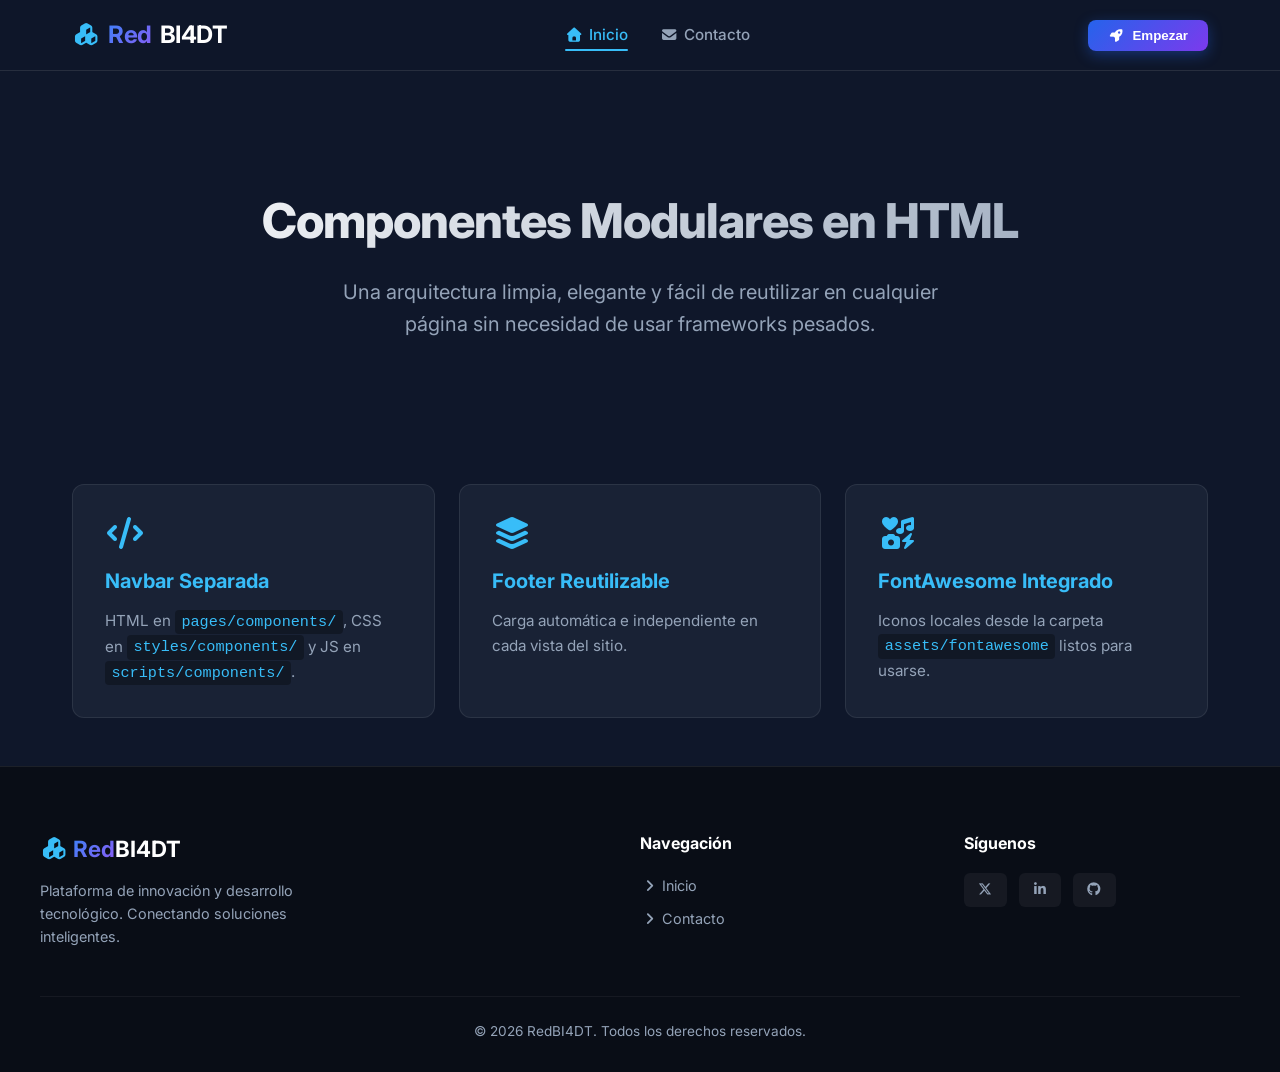
<file: index.html>
<!DOCTYPE html>
<html lang="es">
<head>
  <meta charset="UTF-8">
  <meta name="viewport" content="width=device-width, initial-scale=1.0">
  <title>Página Principal - RedBI4DT</title>
  <link rel="stylesheet" href="styles/index.css">
</head>
<body>

  <!-- Componente Navbar -->
  <div id="navbar-placeholder"></div>

  <!-- Contenido Principal -->
  <main class="page-content">
    <section class="hero">
      <h1 class="hero-title">Componentes Modulares en HTML</h1>
      <p class="hero-subtitle">Una arquitectura limpia, elegante y fácil de reutilizar en cualquier página sin necesidad de usar frameworks pesados.</p>
    </section>

    <section class="cards-grid">
      <div class="card">
        <i class="fa-solid fa-code card-icon"></i>
        <h3>Navbar Separada</h3>
        <p>HTML en <code>pages/components/</code>, CSS en <code>styles/components/</code> y JS en <code>scripts/components/</code>.</p>
      </div>
      <div class="card">
        <i class="fa-solid fa-layer-group card-icon"></i>
        <h3>Footer Reutilizable</h3>
        <p>Carga automática e independiente en cada vista del sitio.</p>
      </div>
      <div class="card">
        <i class="fa-solid fa-icons card-icon"></i>
        <h3>FontAwesome Integrado</h3>
        <p>Iconos locales desde la carpeta <code>assets/fontawesome</code> listos para usarse.</p>
      </div>
    </section>
  </main>

  <!-- Componente Footer -->
  <div id="footer-placeholder"></div>

  <!-- Scripts -->
  <script src="scripts/loadComponents.js"></script>
  <script src="scripts/index.js"></script>
</body>
</html>
</file>
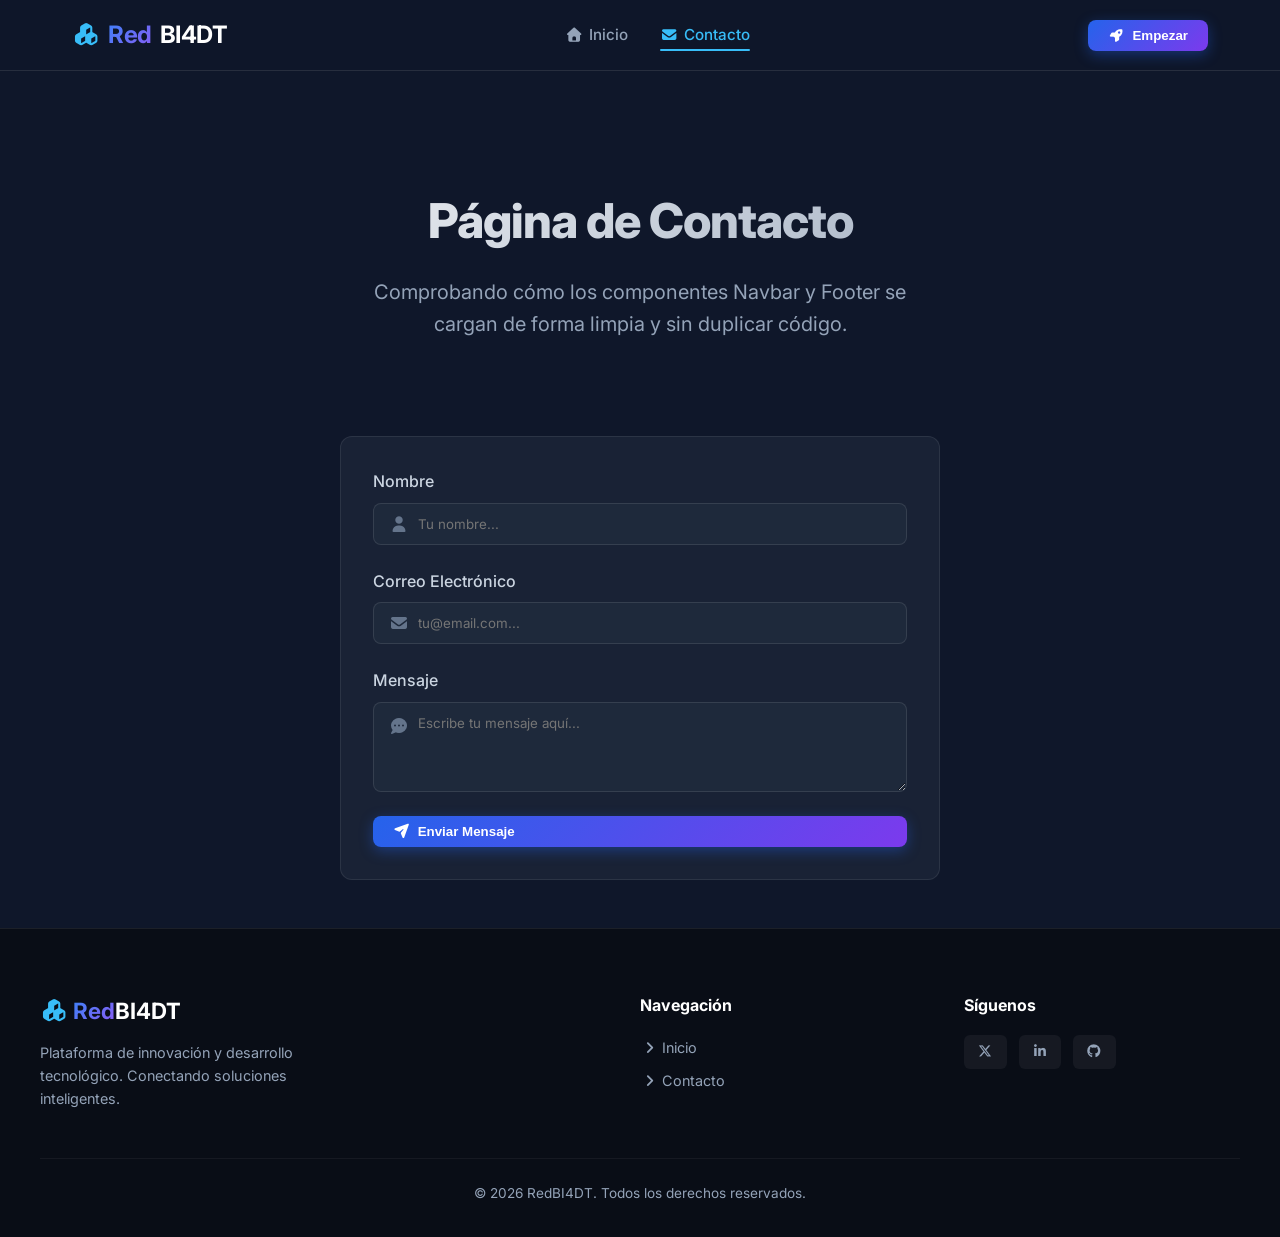
<file: pages/contact.html>
<!DOCTYPE html>
<html lang="es">
<head>
  <meta charset="UTF-8">
  <meta name="viewport" content="width=device-width, initial-scale=1.0">
  <title>Contacto - RedBI4DT</title>
  <link rel="stylesheet" href="../styles/index.css">
</head>
<body>

  <!-- Componente Navbar -->
  <div id="navbar-placeholder"></div>

  <!-- Contenido Principal -->
  <main class="page-content">
    <section class="hero">
      <h1 class="hero-title">Página de Contacto</h1>
      <p class="hero-subtitle">Comprobando cómo los componentes Navbar y Footer se cargan de forma limpia y sin duplicar código.</p>
    </section>

    <section style="max-width: 600px; margin: 0 auto;">
      <div class="card">
        <form id="contact-form" onsubmit="event.preventDefault(); alert('Mensaje enviado (Simulación)');">
          <div class="form-group">
            <label for="name">Nombre</label>
            <div class="form-input-container">
              <input type="text" id="name" class="form-input" placeholder="Tu nombre..." required>
              <i class="fa-solid fa-user form-input-icon"></i>
            </div>
          </div>
          <div class="form-group">
            <label for="email">Correo Electrónico</label>
            <div class="form-input-container">
              <input type="email" id="email" class="form-input" placeholder="tu@email.com..." required>
              <i class="fa-solid fa-envelope form-input-icon"></i>
            </div>
          </div>
          <div class="form-group">
            <label for="message">Mensaje</label>
            <div class="form-input-container">
              <textarea id="message" class="form-input" rows="4" placeholder="Escribe tu mensaje aquí..." required></textarea>
              <i class="fa-solid fa-comment-dots form-input-icon" style="top: 1rem;"></i>
            </div>
          </div>
          <button type="submit" class="btn btn-primary" style="width: 100%;">
            <i class="fa-solid fa-paper-plane"></i> Enviar Mensaje
          </button>
        </form>
      </div>
    </section>
  </main>

  <!-- Componente Footer -->
  <div id="footer-placeholder"></div>

  <!-- Scripts -->
  <script src="../scripts/loadComponents.js"></script>
  <script src="../scripts/index.js"></script>
</body>
</html>
</file>
<file: styles/index.css>
@import url('https://fonts.googleapis.com/css2?family=Inter:wght@300;400;500;600;700&display=swap');
@import url('../assets/fontawesome/css/all.min.css');
@import url('./components/navbar.css');
@import url('./components/footer.css');

* {
  box-sizing: border-box;
  margin: 0;
  padding: 0;
}

body {
  font-family: 'Inter', -apple-system, BlinkMacSystemFont, sans-serif;
  background-color: #0f172a;
  color: #f8fafc;
  min-height: 100vh;
  display: flex;
  flex-direction: column;
  line-height: 1.6;
}

/* Reserva de espacio para evitar desfasamiento visual / Layout Shift (CLS) */
#navbar-placeholder {
  min-height: 70px;
  display: block;
  transition: opacity 0.15s ease-in-out;
}

#footer-placeholder {
  min-height: 250px;
  display: block;
  transition: opacity 0.15s ease-in-out;
}

.component-loading {
  opacity: 0;
}

.component-loaded {
  opacity: 1;
}

main.page-content {
  flex: 1;
  max-width: 1200px;
  width: 100%;
  margin: 0 auto;
  padding: 3rem 2rem;
}

.hero {
  text-align: center;
  padding: 4rem 1rem;
}

.hero-title {
  font-size: 3rem;
  font-weight: 800;
  letter-spacing: -1px;
  margin-bottom: 1rem;
  background: linear-gradient(135deg, #ffffff 0%, #94a3b8 100%);
  -webkit-background-clip: text;
  -webkit-text-fill-color: transparent;
}

.hero-subtitle {
  font-size: 1.25rem;
  color: #94a3b8;
  max-width: 600px;
  margin: 0 auto 2rem auto;
}

.cards-grid {
  display: grid;
  grid-template-columns: repeat(auto-fit, minmax(280px, 1fr));
  gap: 1.5rem;
  margin-top: 3rem;
}

.card {
  background: rgba(30, 41, 59, 0.7);
  border: 1px solid rgba(255, 255, 255, 0.08);
  border-radius: 12px;
  padding: 2rem;
  transition: all 0.3s ease;
}

.card:hover {
  transform: translateY(-4px);
  border-color: rgba(56, 189, 248, 0.3);
  box-shadow: 0 10px 30px -10px rgba(0, 0, 0, 0.5);
}

.card-icon {
  font-size: 2rem;
  color: #38bdf8;
  margin-bottom: 1rem;
  display: inline-block;
}

.card h3 {
  font-size: 1.25rem;
  margin-bottom: 0.75rem;
  color: #38bdf8;
}

.card p {
  color: #94a3b8;
  font-size: 0.95rem;
}

.card code {
  background: rgba(0, 0, 0, 0.3);
  padding: 0.2rem 0.4rem;
  border-radius: 4px;
  color: #38bdf8;
  font-family: monospace;
}

.form-group {
  margin-bottom: 1.5rem;
}

.form-group label {
  display: block;
  font-weight: 500;
  margin-bottom: 0.5rem;
  color: #cbd5e1;
}

.form-input-container {
  position: relative;
  display: flex;
  align-items: center;
}

.form-input-icon {
  position: absolute;
  left: 1rem;
  color: #64748b;
  pointer-events: none;
}

.form-input {
  width: 100%;
  padding: 0.75rem 1rem 0.75rem 2.75rem;
  background: #1e293b;
  border: 1px solid rgba(255, 255, 255, 0.1);
  border-radius: 8px;
  color: white;
  font-family: inherit;
}

.form-input:focus {
  outline: none;
  border-color: #38bdf8;
  box-shadow: 0 0 0 2px rgba(56, 189, 248, 0.2);
}

.form-input:focus + .form-input-icon,
.form-input-container:focus-within .form-input-icon {
  color: #38bdf8;
}
</file>
